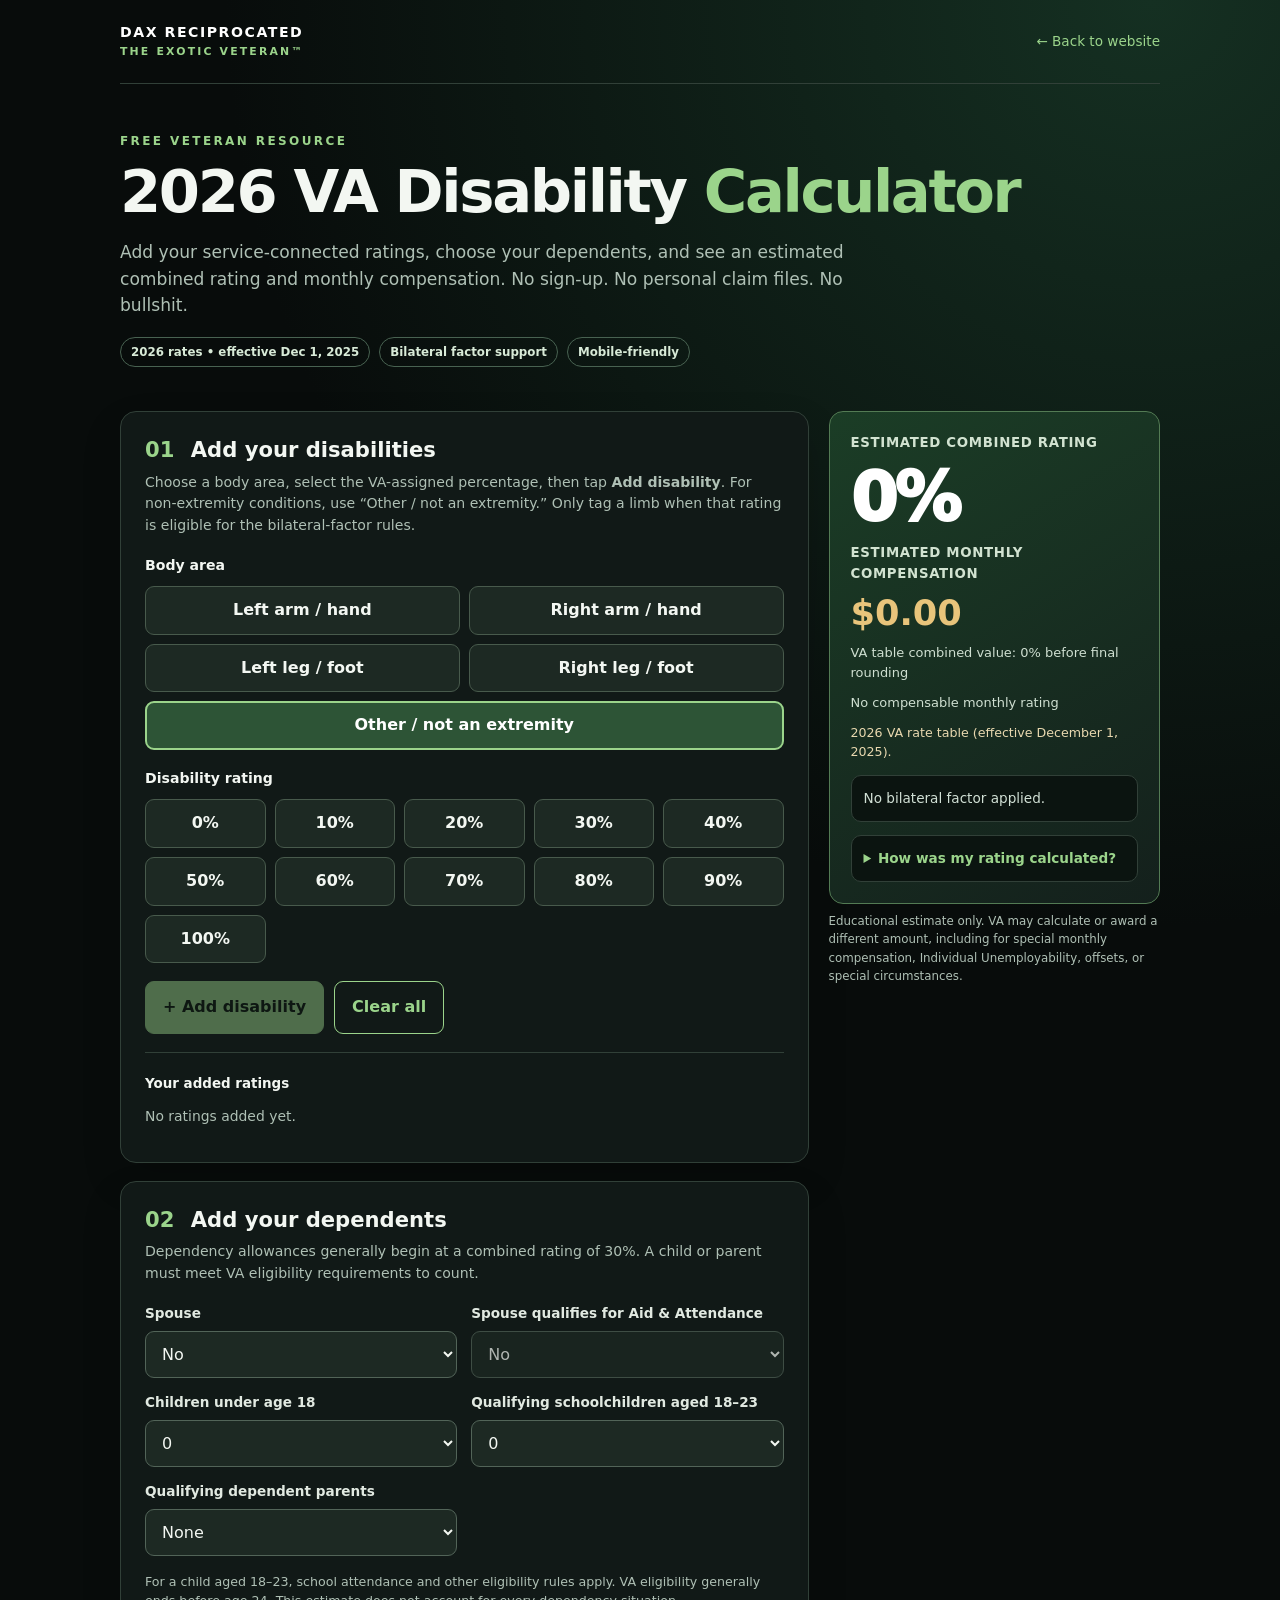
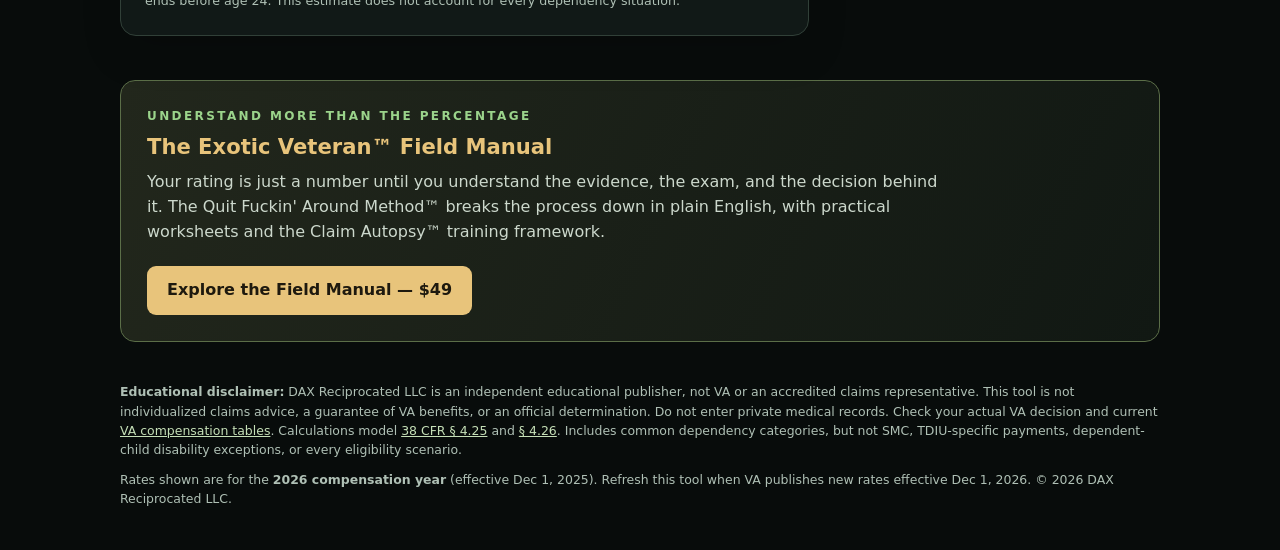
<file: calculator.html>
<!doctype html>
<html lang="en">
<head>
<meta charset="utf-8">
<meta name="viewport" content="width=device-width,initial-scale=1">
<meta name="theme-color" content="#0a0d0c">
<meta name="description" content="DAX Reciprocated's free 2026 VA combined disability rating and compensation estimator, including the bilateral factor and dependents.">
<title>2026 VA Disability Calculator | DAX Reciprocated</title>

<style>
:root {
  color-scheme:dark;
  --bg:#080c0b;
  --card:#111917;
  --card2:#17211d;
  --stroke:#314038;
  --green:#9bd48b;
  --gold:#e8c47b;
  --text:#f3f7f2;
  --muted:#afc0b5;
}
* {box-sizing:border-box}
html {scroll-behavior:smooth}
body {
  margin:0;
  background:radial-gradient(circle at 90% 0,#153022 0,transparent 38%),var(--bg);
  font-family:system-ui,-apple-system,Segoe UI,Roboto,Arial,sans-serif;
  color:var(--text);
  line-height:1.55;
}
button,select,input {font:inherit}
button {cursor:pointer}
a {color:var(--green)}
a:focus-visible,button:focus-visible,select:focus-visible {
  outline:3px solid var(--gold);
  outline-offset:3px;
}
.shell {width:min(1040px,calc(100% - 32px));margin:auto}
.topbar {
  display:flex;
  align-items:center;
  justify-content:space-between;
  gap:14px;
  padding:22px 0;
  border-bottom:1px solid var(--stroke);
}
.brand {
  color:white;
  text-decoration:none;
  font-size:.88rem;
  font-weight:900;
  letter-spacing:.11em;
}
.brand span {
  display:block;
  color:var(--green);
  font-size:.68rem;
  letter-spacing:.2em;
}
.back {font-size:.85rem;text-decoration:none}
.hero {padding:48px 0 26px}
.eyebrow {
  color:var(--green);
  font-size:.75rem;
  letter-spacing:.2em;
  font-weight:850;
  text-transform:uppercase;
}
h1 {
  font-size:clamp(2.1rem,5vw,3.7rem);
  line-height:1.08;
  margin:10px 0 15px;
  letter-spacing:-.04em;
}
h1 em {color:var(--green);font-style:normal}
h2 {font-size:1.32rem;line-height:1.3;margin:0}
p {margin:10px 0}
.lede {max-width:740px;color:var(--muted);font-size:1.07rem}
.meta {display:flex;gap:9px;flex-wrap:wrap;margin:18px 0}
.pill {
  font-size:.74rem;
  font-weight:700;
  border:1px solid #486251;
  border-radius:99px;
  padding:5px 10px;
  color:#d8ead7;
}
.work {
  display:grid;
  grid-template-columns:minmax(0,1.35fr) minmax(275px,.65fr);
  gap:20px;
  align-items:start;
}
.pane {
  background:var(--card);
  border:1px solid var(--stroke);
  border-radius:16px;
  padding:24px;
  margin-bottom:18px;
  box-shadow:0 18px 40px #0002;
}
.pane h2 .num {color:var(--green);margin-right:9px}
.hint {color:var(--muted);font-size:.88rem;margin:8px 0 18px}
.label {
  font-weight:750;
  font-size:.88rem;
  display:block;
  margin:18px 0 9px;
}
.side-grid,.rating-grid {display:grid;gap:9px}
.side-grid {grid-template-columns:repeat(2,minmax(0,1fr))}
.rating-grid {grid-template-columns:repeat(5,minmax(0,1fr))}
.choice {
  background:#1d2923;
  color:var(--text);
  border:1px solid #485a4c;
  border-radius:9px;
  padding:11px 8px;
  font-weight:700;
  min-height:47px;
}
.choice:hover {border-color:var(--green)}
.choice[aria-pressed="true"] {
  background:#2d5436;
  color:#fff;
  border:2px solid var(--green);
  padding:10px 7px;
}
.choice.wide {grid-column:span 2}
.actions {
  display:flex;
  gap:10px;
  margin-top:18px;
  flex-wrap:wrap;
}
.primary,.secondary {
  border-radius:9px;
  padding:13px 17px;
  font-weight:800;
  border:1px solid var(--green);
  min-height:46px;
}
.primary {background:var(--green);color:#0b160e}
.primary:disabled {opacity:.45;cursor:not-allowed}
.secondary {background:transparent;color:var(--green)}
.add-list {list-style:none;padding:0;margin:8px 0}
.add-list li {
  display:flex;
  justify-content:space-between;
  align-items:center;
  gap:12px;
  padding:10px 0;
  border-bottom:1px solid var(--stroke);
}
.add-list li:last-child {border-bottom:0}
.remove {
  border:1px solid #6f4646;
  background:#312020;
  color:#ffceca;
  border-radius:7px;
  padding:5px 10px;
  font-size:.83rem;
}
.empty {color:var(--muted);font-size:.87rem}
.dependents {
  display:grid;
  grid-template-columns:repeat(2,minmax(0,1fr));
  gap:14px;
}
label {
  display:block;
  color:#e1e9e1;
  font-size:.85rem;
  font-weight:720;
  margin:0 0 7px;
}
select {
  width:100%;
  background:#1d2923;
  border:1px solid #526458;
  border-radius:9px;
  padding:12px;
  color:var(--text);
}
.field-note {
  margin-top:16px;
  color:var(--muted);
  font-size:.79rem;
}
.results {position:sticky;top:18px}
.resultbox {
  background:linear-gradient(150deg,#1b3d26,#14201c);
  border:1px solid #537b54;
  border-radius:14px;
  padding:21px;
}
.resultbox small {
  display:block;
  color:#d2e3d1;
  font-weight:700;
  letter-spacing:.05em;
  text-transform:uppercase;
}
.number {
  font-size:clamp(3rem,6vw,4.2rem);
  font-weight:950;
  color:#fff;
  letter-spacing:-.05em;
  line-height:1.15;
  margin:6px 0;
}
.payment {
  font-weight:900;
  font-size:clamp(1.7rem,3vw,2.2rem);
  color:var(--gold);
  line-height:1.2;
  margin:8px 0;
}
.result-meta {font-size:.81rem;color:#cfdfd1;margin-top:8px}
.detail {
  background:#0b1410;
  border:1px solid var(--stroke);
  border-radius:10px;
  padding:12px;
  margin-top:13px;
  font-size:.85rem;
  color:#d1e0d5;
}
details summary {cursor:pointer;font-weight:750;color:var(--green)}
details p,details li {font-size:.8rem;color:#cad8ce}
ol {padding-left:19px}
.feature {
  border:1px solid #5b6e48;
  border-radius:15px;
  padding:26px;
  background:linear-gradient(115deg,#22271c,#111813);
  margin:26px 0;
}
.feature h2 {color:var(--gold);margin:7px 0}
.feature p {color:#ccd8cc;max-width:800px}
.book-button {
  background:var(--gold);
  border-radius:9px;
  color:#1e190e;
  display:inline-block;
  text-decoration:none;
  font-weight:850;
  padding:12px 20px;
  margin-top:12px;
}
.smallprint {
  color:var(--muted);
  font-size:.78rem;
  padding:4px 0 32px;
}
.smallprint a {color:#c5dfb7}
hr {border:0;border-top:1px solid var(--stroke);margin:18px 0}
.compact {font-size:.84rem}
#noticeLine {font-size:.79rem;color:#e8d8af}
.fields-caption {color:var(--muted);font-size:.74rem;margin-top:8px}

@media(max-width:790px) {
  .work {grid-template-columns:1fr}
  .results {position:static;grid-row:1}
  .hero {padding:27px 0 12px}
  .pane {padding:18px}
  .topbar {align-items:flex-start}
}
@media(max-width:400px) {
  .rating-grid {grid-template-columns:repeat(3,minmax(0,1fr))}
  .dependents {grid-template-columns:1fr}
  .choice {font-size:.84rem}
  .number {font-size:3rem}
}
</style>
</head>

<body>
<header class="shell topbar">
  <a class="brand" href="/">
    DAX RECIPROCATED
    <span>THE EXOTIC VETERAN™</span>
  </a>
  <a class="back" href="/">← Back to website</a>
</header>

<main class="shell">

<section class="hero">
  <div class="eyebrow">Free Veteran resource</div>

  <h1>2026 VA Disability <em>Calculator</em></h1>

  <p class="lede">
    Add your service-connected ratings, choose your dependents,
    and see an estimated combined rating and monthly compensation.
    No sign-up. No personal claim files. No bullshit.
  </p>

  <div class="meta">
    <span class="pill">2026 rates • effective Dec 1, 2025</span>
    <span class="pill">Bilateral factor support</span>
    <span class="pill">Mobile-friendly</span>
  </div>
</section>

<div class="work">

  <div>

    <section class="pane" aria-labelledby="step1">
      <h2 id="step1">
        <span class="num">01</span> Add your disabilities
      </h2>

      <p class="hint">
        Choose a body area, select the VA-assigned percentage,
        then tap <strong>Add disability</strong>.
        For non-extremity conditions, use
        “Other / not an extremity.”
        Only tag a limb when that rating is eligible
        for the bilateral-factor rules.
      </p>

      <span class="label">Body area</span>

      <div class="side-grid" id="sides">
        <button type="button" class="choice"
          data-side="ul" aria-pressed="false">
          Left arm / hand
        </button>

        <button type="button" class="choice"
          data-side="ur" aria-pressed="false">
          Right arm / hand
        </button>

        <button type="button" class="choice"
          data-side="ll" aria-pressed="false">
          Left leg / foot
        </button>

        <button type="button" class="choice"
          data-side="lr" aria-pressed="false">
          Right leg / foot
        </button>

        <button type="button" class="choice wide"
          data-side="other" aria-pressed="true">
          Other / not an extremity
        </button>
      </div>

      <span class="label">Disability rating</span>
      <div class="rating-grid" id="ratings"></div>

      <div class="actions">
        <button type="button" class="primary"
          id="add" disabled>
          + Add disability
        </button>

        <button type="button" class="secondary" id="clear">
          Clear all
        </button>
      </div>

      <hr>

      <strong class="compact">Your added ratings</strong>

      <p class="empty" id="none">
        No ratings added yet.
      </p>

      <ul class="add-list" id="entries" aria-live="polite"></ul>
    </section>

    <section class="pane" aria-labelledby="step2">
      <h2 id="step2">
        <span class="num">02</span> Add your dependents
      </h2>

      <p class="hint">
        Dependency allowances generally begin at a combined
        rating of 30%. A child or parent must meet VA eligibility
        requirements to count.
      </p>

      <div class="dependents">

        <div>
          <label for="spouse">Spouse</label>
          <select id="spouse">
            <option value="0">No</option>
            <option value="1">Yes</option>
          </select>
        </div>

        <div>
          <label for="aa">
            Spouse qualifies for Aid & Attendance
          </label>
          <select id="aa">
            <option value="0">No</option>
            <option value="1">Yes</option>
          </select>
        </div>

        <div>
          <label for="under">Children under age 18</label>
          <select id="under"></select>
        </div>

        <div>
          <label for="school">
            Qualifying schoolchildren aged 18–23
          </label>
          <select id="school"></select>
        </div>

        <div>
          <label for="parents">Qualifying dependent parents</label>
          <select id="parents">
            <option value="0">None</option>
            <option value="1">One</option>
            <option value="2">Two</option>
          </select>
        </div>

      </div>

      <div class="field-note">
        For a child aged 18–23, school attendance and other
        eligibility rules apply. VA eligibility generally
        ends before age 24. This estimate does not account
        for every dependency situation.
      </div>
    </section>

  </div>

  <aside class="results" aria-label="Estimated results">

    <div class="resultbox">

      <small>Estimated combined rating</small>
      <div class="number" id="combined" aria-live="polite">
        0%
      </div>

      <small>Estimated monthly compensation</small>
      <div class="payment" id="pay" aria-live="polite">
        $0.00
      </div>

      <p class="result-meta" id="raw">
        Combined value: 0%
      </p>

      <p class="result-meta" id="depLabel">
        Veteran without dependents
      </p>

      <div id="noticeLine">
        2026 VA rate table (effective December 1, 2025).
      </div>

      <div class="detail" id="bilateralResult">
        No bilateral factor applied.
      </div>

      <details class="detail">
        <summary>How was my rating calculated?</summary>

        <ol id="math">
          <li>Add disability ratings to see the steps.</li>
        </ol>

        <p>
          Combined values are rounded at each table step,
          then converted to the nearest 10% at the end.
          An applicable bilateral factor is handled
          before other ratings.
        </p>
      </details>

    </div>

    <p class="fields-caption">
      Educational estimate only. VA may calculate or award a
      different amount, including for special monthly compensation,
      Individual Unemployability, offsets, or special circumstances.
    </p>

  </aside>
</div>

<section class="feature">
  <div class="eyebrow">Understand more than the percentage</div>

  <h2>The Exotic Veteran™ Field Manual</h2>

  <p>
    Your rating is just a number until you understand the evidence,
    the exam, and the decision behind it. The Quit Fuckin' Around
    Method™ breaks the process down in plain English,
    with practical worksheets and the Claim Autopsy™
    training framework.
  </p>

  <a
    class="book-button"
    href="https://payhip.com/b/vZP72"
    rel="noopener noreferrer"
    target="_blank">
    Explore the Field Manual — $49
  </a>
</section>

<footer class="smallprint">

  <p>
    <strong>Educational disclaimer:</strong>
    DAX Reciprocated LLC is an independent educational publisher,
    not VA or an accredited claims representative.
    This tool is not individualized claims advice,
    a guarantee of VA benefits, or an official determination.
    Do not enter private medical records.

    Check your actual VA decision and current
    <a href="https://www.va.gov/disability/compensation-rates/veteran-rates/"
       target="_blank" rel="noopener noreferrer">
       VA compensation tables</a>.

    Calculations model
    <a href="https://www.ecfr.gov/current/title-38/chapter-I/part-4/subpart-A/section-4.25"
       target="_blank" rel="noopener noreferrer">38 CFR § 4.25</a>
    and
    <a href="https://www.ecfr.gov/current/title-38/chapter-I/part-4/subpart-A/section-4.26"
       target="_blank" rel="noopener noreferrer">§ 4.26</a>.

    Includes common dependency categories, but not SMC,
    TDIU-specific payments, dependent-child disability exceptions,
    or every eligibility scenario.
  </p>

  <p>
    Rates shown are for the
    <strong>2026 compensation year</strong>
    (effective Dec 1, 2025).
    Refresh this tool when VA publishes new rates
    effective Dec 1, 2026.

    © 2026 DAX Reciprocated LLC.
  </p>

</footer>
</main>

<script>
'use strict';

// 2026 VA compensation rates effective December 1, 2025.
// Source:
// https://www.va.gov/disability/compensation-rates/veteran-rates/

const RATE_COLS = [30,40,50,60,70,80,90,100];

const RATE_TABLE = {
  single:[
    552.47,795.84,1132.90,1435.02,
    1808.45,2102.15,2362.30,3938.58
  ],
  spouse:[
    617.47,882.84,1241.90,1566.02,
    1961.45,2277.15,2559.30,4158.17
  ],
  spouseOneParent:[
    669.47,952.84,1329.90,1671.02,
    2084.45,2417.15,2717.30,4334.41
  ],
  spouseTwoParents:[
    721.47,1022.84,1417.90,1776.02,
    2207.45,2557.15,2875.30,4510.65
  ],
  oneParent:[
    604.47,865.84,1220.90,1540.02,
    1931.45,2242.15,2520.30,4114.82
  ],
  twoParents:[
    656.47,935.84,1308.90,1645.02,
    2054.45,2382.15,2678.30,4291.06
  ],
  childOnly:[
    596.47,853.84,1205.90,1523.02,
    1910.45,2219.15,2494.30,4085.43
  ],
  spouseChild:[
    666.47,947.84,1322.90,1663.02,
    2074.45,2406.15,2704.30,4318.99
  ],
  oneParentChild:[
    648.47,923.84,1293.90,1628.02,
    2033.45,2359.15,2652.30,4261.67
  ],
  twoParentsChild:[
    700.47,993.84,1381.90,1733.02,
    2156.45,2499.15,2810.30,4437.91
  ],
  spouseOneParentChild:[
    718.47,1017.84,1410.90,1768.02,
    2197.45,2546.15,2862.30,4495.23
  ],
  spouseTwoParentsChild:[
    770.47,1087.84,1498.90,1873.02,
    2320.45,2686.15,3020.30,4671.47
  ]
};

const EXTRA_UNDER = [
  32,43,54,65,76,87,98,109.11
];

const EXTRA_SCHOOL = [
  105,140,176,211,246,281,317,352.45
];

const EXTRA_AA = [
  61,81,101,121,141,161,181,201.41
];

const SIDE_NAMES = {
  ul:'Left arm / hand',
  ur:'Right arm / hand',
  ll:'Left leg / foot',
  lr:'Right leg / foot',
  other:'Other / non-extremity'
};

let entries = [];
let side = 'other';
let rating = null;
let counter = 0;

const $ = id => document.getElementById(id);

const cash = x => Number(x).toLocaleString(
  'en-US',
  {style:'currency',currency:'USD'}
);

const roundHalfUp = x => Math.floor(x + 0.5 + 1e-10);

function roundTen(x) {
  return Math.min(100,Math.floor((x+5)/10)*10);
}

function combine(a,b) {
  return roundHalfUp(a+(100-a)*b/100);
}

function combineList(nums) {
  const arr = nums.filter(n=>n>0).sort((a,b)=>b-a);
  const steps = [];
  let v = arr[0] || 0;

  if(!arr.length) {
    return {value:0,steps};
  }

  steps.push(`Start at ${v}%`);

  for(const n of arr.slice(1)) {
    const next = combine(v,n);
    steps.push(`${v}% combined with ${n}% → ${next}%`);
    v = next;
  }

  return {value:v,steps};
}

function evaluate(subset) {
  const selected = new Set(subset.map(e=>e.id));

  const others = entries
    .filter(e=>!selected.has(e.id)&&e.value>0)
    .map(e=>e.value);

  if(!subset.length) {
    const base = combineList(others);

    return {
      value:base.value,
      rounded:roundTen(base.value),
      steps:base.steps,
      bFactor:0,
      selected:[]
    };
  }

  const bil = combineList(subset.map(e=>e.value));
  const bFactor = bil.value*.1;
  const block = roundHalfUp(bil.value+bFactor);
  const all = combineList([block,...others]);

  return {
    value:all.value,
    rounded:roundTen(all.value),
    steps:[
      ...bil.steps,
      `Bilateral group ${bil.value}% + 10% ` +
      `(${bFactor.toFixed(1)} points) → ${block}%`,
      ...all.steps
    ],
    bFactor,
    selected:subset
  };
}

function hasPairs(subset) {
  const sides = new Set(subset.map(e=>e.side));

  return (
    (sides.has('ul')&&sides.has('ur')) ||
    (sides.has('ll')&&sides.has('lr'))
  );
}

function calcRatings() {
  const positive = entries.filter(e=>e.value>0);

  const upperPaired =
    positive.some(e=>e.side==='ul') &&
    positive.some(e=>e.side==='ur');

  const lowerPaired =
    positive.some(e=>e.side==='ll') &&
    positive.some(e=>e.side==='lr');

  const candidate = positive.filter(e=>
    (upperPaired&&(e.side==='ul'||e.side==='ur')) ||
    (lowerPaired&&(e.side==='ll'||e.side==='lr'))
  );

  const baseline = evaluate([]);

  if(!hasPairs(candidate)) {
    return {...baseline,limited:false};
  }

  let best = evaluate(candidate);
  let limited = false;

  // Evaluate the exception in 38 CFR 4.26(d).
  // Limit complex combinations for browser performance.

  if(candidate.length<=12) {
    const count = 1<<candidate.length;

    for(let mask=1;mask<count;mask++) {
      const subset = candidate.filter(
        (_,i)=>mask&(1<<i)
      );

      if(subset.length<2||!hasPairs(subset)) {
        continue;
      }

      const trial = evaluate(subset);

      if(
        trial.rounded>best.rounded ||
        (
          trial.rounded===best.rounded &&
          trial.value>best.value
        )
      ) {
        best = trial;
      }
    }
  } else {
    limited = true;
  }

  if(
    baseline.rounded>best.rounded ||
    (
      baseline.rounded===best.rounded &&
      baseline.value>best.value
    )
  ) {
    best = baseline;
  }

  return {...best,limited};
}

function rateKey(sp,parents,child) {
  if(child) {
    if(sp) {
      return parents===2
        ? 'spouseTwoParentsChild'
        : parents===1
          ? 'spouseOneParentChild'
          : 'spouseChild';
    }

    return parents===2
      ? 'twoParentsChild'
      : parents===1
        ? 'oneParentChild'
        : 'childOnly';
  }

  if(sp) {
    return parents===2
      ? 'spouseTwoParents'
      : parents===1
        ? 'spouseOneParent'
        : 'spouse';
  }

  return parents===2
    ? 'twoParents'
    : parents===1
      ? 'oneParent'
      : 'single';
}

function payFor(pct) {
  if(pct===10) {
    return {
      value:180.42,
      context:'No dependent increment at 10%'
    };
  }

  if(pct===20) {
    return {
      value:356.66,
      context:'No dependent increment at 20%'
    };
  }

  if(pct<30) {
    return {
      value:0,
      context:'No compensable monthly rating'
    };
  }

  const idx = RATE_COLS.indexOf(pct);

  if(idx<0) {
    return {
      value:0,
      context:'Rating not supported'
    };
  }

  const sp = $('spouse').value==='1';
  const aa = $('aa').value==='1';
  const under = +$('under').value;
  const school = +$('school').value;
  const parents = +$('parents').value;

  // Child-inclusive base amount covers one child under 18.
  // Qualifying schoolchildren use separate added amounts.

  const childBase = under>0;
  const key = rateKey(sp,parents,childBase);

  const base = RATE_TABLE[key][idx];

  const extraUnder =
    Math.max(0,under-1)*EXTRA_UNDER[idx];

  const extraSchool =
    school*EXTRA_SCHOOL[idx];

  const extraAA =
    sp&&aa ? EXTRA_AA[idx] : 0;

  return {
    value:Math.round(
      (base+extraUnder+extraSchool+extraAA)*100
    )/100,

    context:
      `${sp?'With spouse':'No spouse'} • ` +
      `${parents} parent(s) • ` +
      `${under} child(ren) under 18 • ` +
      `${school} schoolchild(ren)` +
      `${extraAA?' • Spouse A&A':''}`
  };
}

function render() {
  const list = $('entries');
  list.replaceChildren();

  $('none').hidden = entries.length>0;

  entries.forEach(e=>{
    const li = document.createElement('li');
    const span = document.createElement('span');

    span.textContent =
      `${SIDE_NAMES[e.side]} — ${e.value}%`;

    const button = document.createElement('button');
    button.className = 'remove';
    button.textContent = 'Remove';
    button.type = 'button';

    button.setAttribute(
      'aria-label',
      `Remove ${SIDE_NAMES[e.side]} ${e.value}%`
    );

    button.addEventListener('click',()=>{
      entries = entries.filter(x=>x.id!==e.id);
      render();
    });

    li.append(span,button);
    list.append(li);
  });

  const r = calcRatings();
  const p = payFor(r.rounded);

  $('combined').textContent = r.rounded+'%';
  $('pay').textContent = cash(p.value);

  $('raw').textContent =
    `VA table combined value: ${r.value}% ` +
    `before final rounding`;

  $('depLabel').textContent = p.context;

  const bil = $('bilateralResult');

  bil.textContent = r.selected.length
    ? `Bilateral factor: ${r.bFactor.toFixed(1)} ` +
      `added point(s) on ${r.selected.length} ` +
      `qualifying extremity rating(s).` +
      `${r.limited
        ? ' Complex case: manually confirm the best §4.26(d) exception.'
        : ''}`
    : 'No bilateral factor applied.';

  const math = $('math');
  math.replaceChildren();

  for(const line of (
    r.steps.length
      ? r.steps
      : ['Add a disability to see the calculation.']
  )) {
    const li = document.createElement('li');
    li.textContent = line;
    math.append(li);
  }

  const end = document.createElement('li');
  end.textContent =
    `${r.value}% → ${r.rounded}% after final rounding`;

  math.append(end);

  $('aa').disabled = $('spouse').value!=='1';

  if($('aa').disabled) {
    $('aa').value = '0';
  }
}

// Populate dependent selectors.
for(let n=0;n<=6;n++) {
  for(const id of ['under','school']) {
    const option = document.createElement('option');
    option.value = String(n);
    option.textContent = String(n);
    $(id).append(option);
  }
}

// Populate rating buttons.
for(const value of [
  0,10,20,30,40,50,60,70,80,90,100
]) {
  const b = document.createElement('button');

  b.className = 'choice';
  b.type = 'button';
  b.textContent = value+'%';
  b.setAttribute('aria-pressed','false');

  b.addEventListener('click',()=>{
    rating = value;

    document.querySelectorAll(
      '#ratings button'
    ).forEach(x=>{
      x.setAttribute(
        'aria-pressed',
        String(x===b)
      );
    });

    $('add').disabled = false;
  });

  $('ratings').append(b);
}

// Body-area selector.
$('sides').addEventListener('click',e=>{
  const btn = e.target.closest('button[data-side]');

  if(!btn) return;

  side = btn.dataset.side;

  document.querySelectorAll(
    '#sides button'
  ).forEach(x=>{
    x.setAttribute(
      'aria-pressed',
      String(x===btn)
    );
  });
});

// Add disability.
$('add').addEventListener('click',()=>{
  if(rating===null) return;

  entries.push({
    id:++counter,
    side,
    value:rating
  });

  rating = null;
  $('add').disabled = true;

  document.querySelectorAll(
    '#ratings button'
  ).forEach(x=>{
    x.setAttribute('aria-pressed','false');
  });

  render();
});

// Clear disabilities.
$('clear').addEventListener('click',()=>{
  entries = [];
  rating = null;
  $('add').disabled = true;

  document.querySelectorAll(
    '#ratings button'
  ).forEach(x=>{
    x.setAttribute('aria-pressed','false');
  });

  render();
});

// Update calculations when dependents change.
for(const id of [
  'spouse','aa','under','school','parents'
]) {
  $(id).addEventListener('change',render);
}

render();
</script>
</body>
</html>
</file>
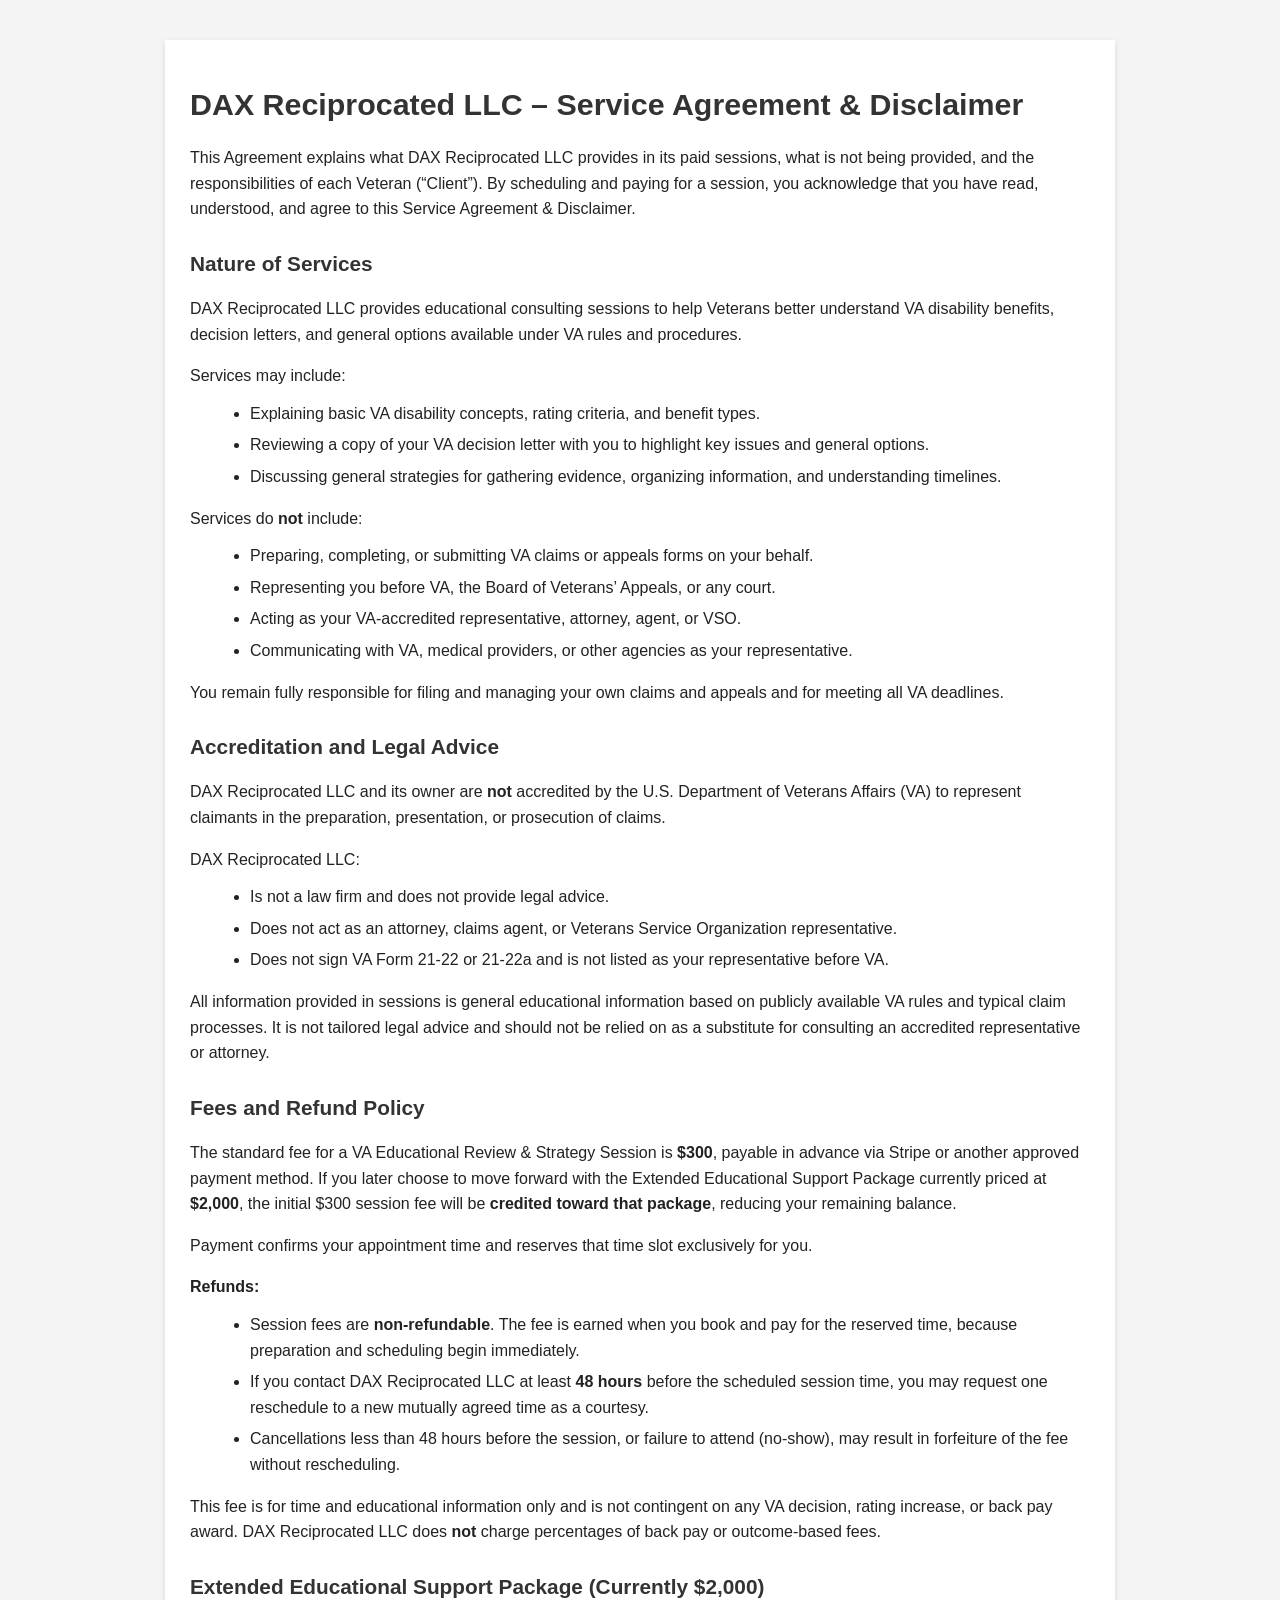
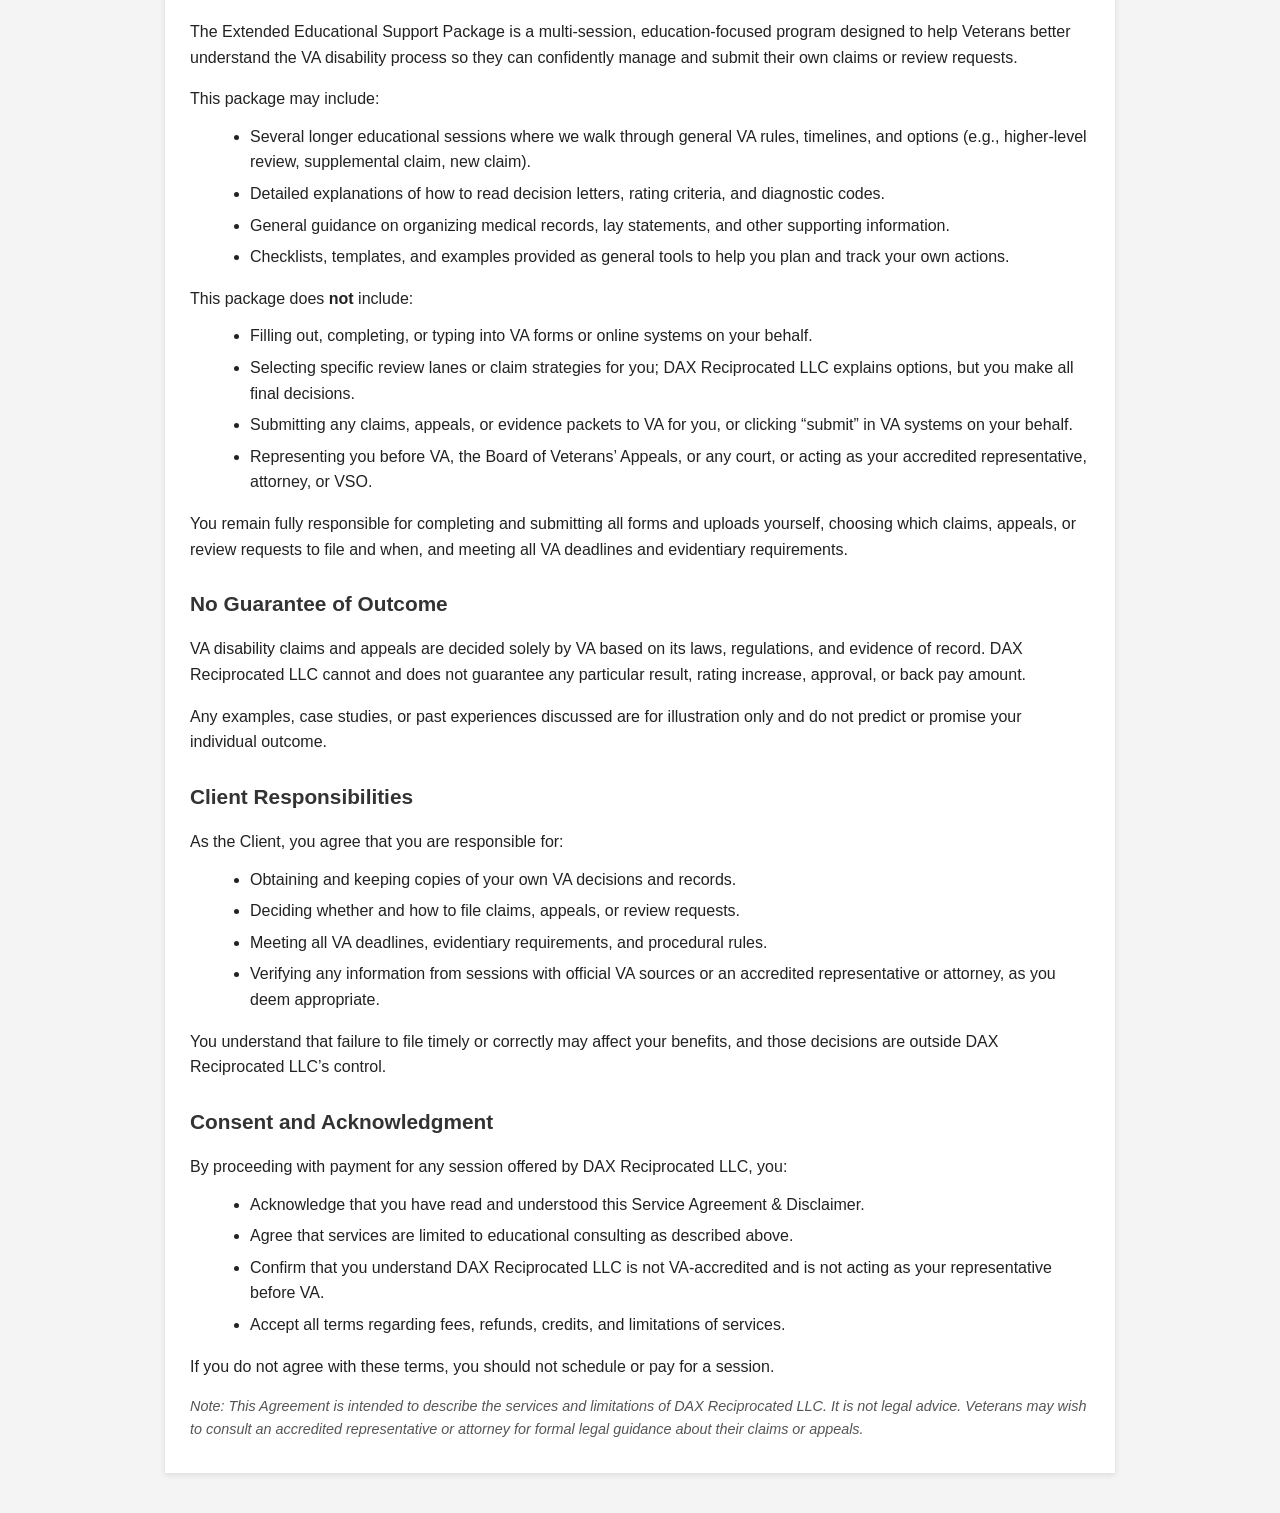
<file: service-agreement.html>
<!DOCTYPE html>
<html lang="en">
<head>
    <meta charset="UTF-8">
    <meta name="viewport" content="width=device-width, initial-scale=1.0">
    <title>DAX Reciprocated LLC – Service Agreement & Disclaimer</title>
    <style>
        body {
            font-family: Arial, sans-serif;
            line-height: 1.6;
            margin: 0;
            padding: 0;
            background-color: #f4f4f4;
            color: #222;
        }
        .container {
            max-width: 900px;
            margin: 40px auto;
            padding: 20px 25px;
            background-color: #ffffff;
            box-shadow: 0 2px 6px rgba(0,0,0,0.1);
        }
        h1, h2 {
            color: #333333;
        }
        h1 {
            font-size: 1.9rem;
            margin-bottom: 10px;
        }
        h2 {
            font-size: 1.3rem;
            margin-top: 25px;
            margin-bottom: 8px;
        }
        p {
            margin-bottom: 12px;
        }
        ul {
            margin: 8px 0 12px 20px;
        }
        li {
            margin-bottom: 6px;
        }
        .note {
            font-size: 0.9rem;
            color: #555555;
            margin-top: 16px;
        }
    </style>
</head>
<body>
    <div class="container">
        <h1>DAX Reciprocated LLC – Service Agreement & Disclaimer</h1>
        <p>
            This Agreement explains what DAX Reciprocated LLC provides in its paid sessions, what is not being provided, 
            and the responsibilities of each Veteran (“Client”). By scheduling and paying for a session, you acknowledge 
            that you have read, understood, and agree to this Service Agreement & Disclaimer.
        </p>

        <h2>Nature of Services</h2>
        <p>
            DAX Reciprocated LLC provides educational consulting sessions to help Veterans better understand VA disability 
            benefits, decision letters, and general options available under VA rules and procedures.
        </p>
        <p>Services may include:</p>
        <ul>
            <li>Explaining basic VA disability concepts, rating criteria, and benefit types.</li>
            <li>Reviewing a copy of your VA decision letter with you to highlight key issues and general options.</li>
            <li>Discussing general strategies for gathering evidence, organizing information, and understanding timelines.</li>
        </ul>
        <p>Services do <strong>not</strong> include:</p>
        <ul>
            <li>Preparing, completing, or submitting VA claims or appeals forms on your behalf.</li>
            <li>Representing you before VA, the Board of Veterans’ Appeals, or any court.</li>
            <li>Acting as your VA-accredited representative, attorney, agent, or VSO.</li>
            <li>Communicating with VA, medical providers, or other agencies as your representative.</li>
        </ul>
        <p>
            You remain fully responsible for filing and managing your own claims and appeals and for meeting all VA deadlines.
        </p>

        <h2>Accreditation and Legal Advice</h2>
        <p>
            DAX Reciprocated LLC and its owner are <strong>not</strong> accredited by the U.S. Department of Veterans Affairs (VA) 
            to represent claimants in the preparation, presentation, or prosecution of claims.
        </p>
        <p>DAX Reciprocated LLC:</p>
        <ul>
            <li>Is not a law firm and does not provide legal advice.</li>
            <li>Does not act as an attorney, claims agent, or Veterans Service Organization representative.</li>
            <li>Does not sign VA Form 21-22 or 21-22a and is not listed as your representative before VA.</li>
        </ul>
        <p>
            All information provided in sessions is general educational information based on publicly available VA rules and 
            typical claim processes. It is not tailored legal advice and should not be relied on as a substitute for consulting 
            an accredited representative or attorney.
        </p>

        <h2>Fees and Refund Policy</h2>
        <p>
            The standard fee for a VA Educational Review &amp; Strategy Session is <strong>$300</strong>, payable in advance via Stripe 
            or another approved payment method. If you later choose to move forward with the Extended Educational Support Package 
            currently priced at <strong>$2,000</strong>, the initial $300 session fee will be <strong>credited toward that package</strong>, 
            reducing your remaining balance.
        </p>
        <p>
            Payment confirms your appointment time and reserves that time slot exclusively for you.
        </p>
        <p><strong>Refunds:</strong></p>
        <ul>
            <li>Session fees are <strong>non-refundable</strong>. The fee is earned when you book and pay for the reserved time, 
                because preparation and scheduling begin immediately.</li>
            <li>If you contact DAX Reciprocated LLC at least <strong>48 hours</strong> before the scheduled session time, you may request 
                one reschedule to a new mutually agreed time as a courtesy.</li>
            <li>Cancellations less than 48 hours before the session, or failure to attend (no-show), may result in forfeiture of the fee 
                without rescheduling.</li>
        </ul>
        <p>
            This fee is for time and educational information only and is not contingent on any VA decision, rating increase, or back pay award. 
            DAX Reciprocated LLC does <strong>not</strong> charge percentages of back pay or outcome-based fees.
        </p>

        <h2>Extended Educational Support Package (Currently $2,000)</h2>
        <p>
            The Extended Educational Support Package is a multi-session, education-focused program designed to help Veterans better 
            understand the VA disability process so they can confidently manage and submit their own claims or review requests.
        </p>
        <p>This package may include:</p>
        <ul>
            <li>Several longer educational sessions where we walk through general VA rules, timelines, and options (e.g., higher-level review, supplemental claim, new claim).</li>
            <li>Detailed explanations of how to read decision letters, rating criteria, and diagnostic codes.</li>
            <li>General guidance on organizing medical records, lay statements, and other supporting information.</li>
            <li>Checklists, templates, and examples provided as general tools to help you plan and track your own actions.</li>
        </ul>
        <p>This package does <strong>not</strong> include:</p>
        <ul>
            <li>Filling out, completing, or typing into VA forms or online systems on your behalf.</li>
            <li>Selecting specific review lanes or claim strategies for you; DAX Reciprocated LLC explains options, but you make all final decisions.</li>
            <li>Submitting any claims, appeals, or evidence packets to VA for you, or clicking “submit” in VA systems on your behalf.</li>
            <li>Representing you before VA, the Board of Veterans’ Appeals, or any court, or acting as your accredited representative, attorney, or VSO.</li>
        </ul>
        <p>
            You remain fully responsible for completing and submitting all forms and uploads yourself, choosing which claims, appeals, or review requests 
            to file and when, and meeting all VA deadlines and evidentiary requirements.
        </p>

        <h2>No Guarantee of Outcome</h2>
        <p>
            VA disability claims and appeals are decided solely by VA based on its laws, regulations, and evidence of record. DAX Reciprocated LLC cannot 
            and does not guarantee any particular result, rating increase, approval, or back pay amount.
        </p>
        <p>
            Any examples, case studies, or past experiences discussed are for illustration only and do not predict or promise your individual outcome.
        </p>

        <h2>Client Responsibilities</h2>
        <p>As the Client, you agree that you are responsible for:</p>
        <ul>
            <li>Obtaining and keeping copies of your own VA decisions and records.</li>
            <li>Deciding whether and how to file claims, appeals, or review requests.</li>
            <li>Meeting all VA deadlines, evidentiary requirements, and procedural rules.</li>
            <li>Verifying any information from sessions with official VA sources or an accredited representative or attorney, as you deem appropriate.</li>
        </ul>
        <p>
            You understand that failure to file timely or correctly may affect your benefits, and those decisions are outside DAX Reciprocated LLC’s control.
        </p>

        <h2>Consent and Acknowledgment</h2>
        <p>
            By proceeding with payment for any session offered by DAX Reciprocated LLC, you:
        </p>
        <ul>
            <li>Acknowledge that you have read and understood this Service Agreement &amp; Disclaimer.</li>
            <li>Agree that services are limited to educational consulting as described above.</li>
            <li>Confirm that you understand DAX Reciprocated LLC is not VA-accredited and is not acting as your representative before VA.</li>
            <li>Accept all terms regarding fees, refunds, credits, and limitations of services.</li>
        </ul>
        <p>
            If you do not agree with these terms, you should not schedule or pay for a session.
        </p>

        <p class="note">
            <em>Note: This Agreement is intended to describe the services and limitations of DAX Reciprocated LLC. 
            It is not legal advice. Veterans may wish to consult an accredited representative or attorney for formal legal guidance 
            about their claims or appeals.</em>
        </p>
    </div>
</body>
</html>
</file>
